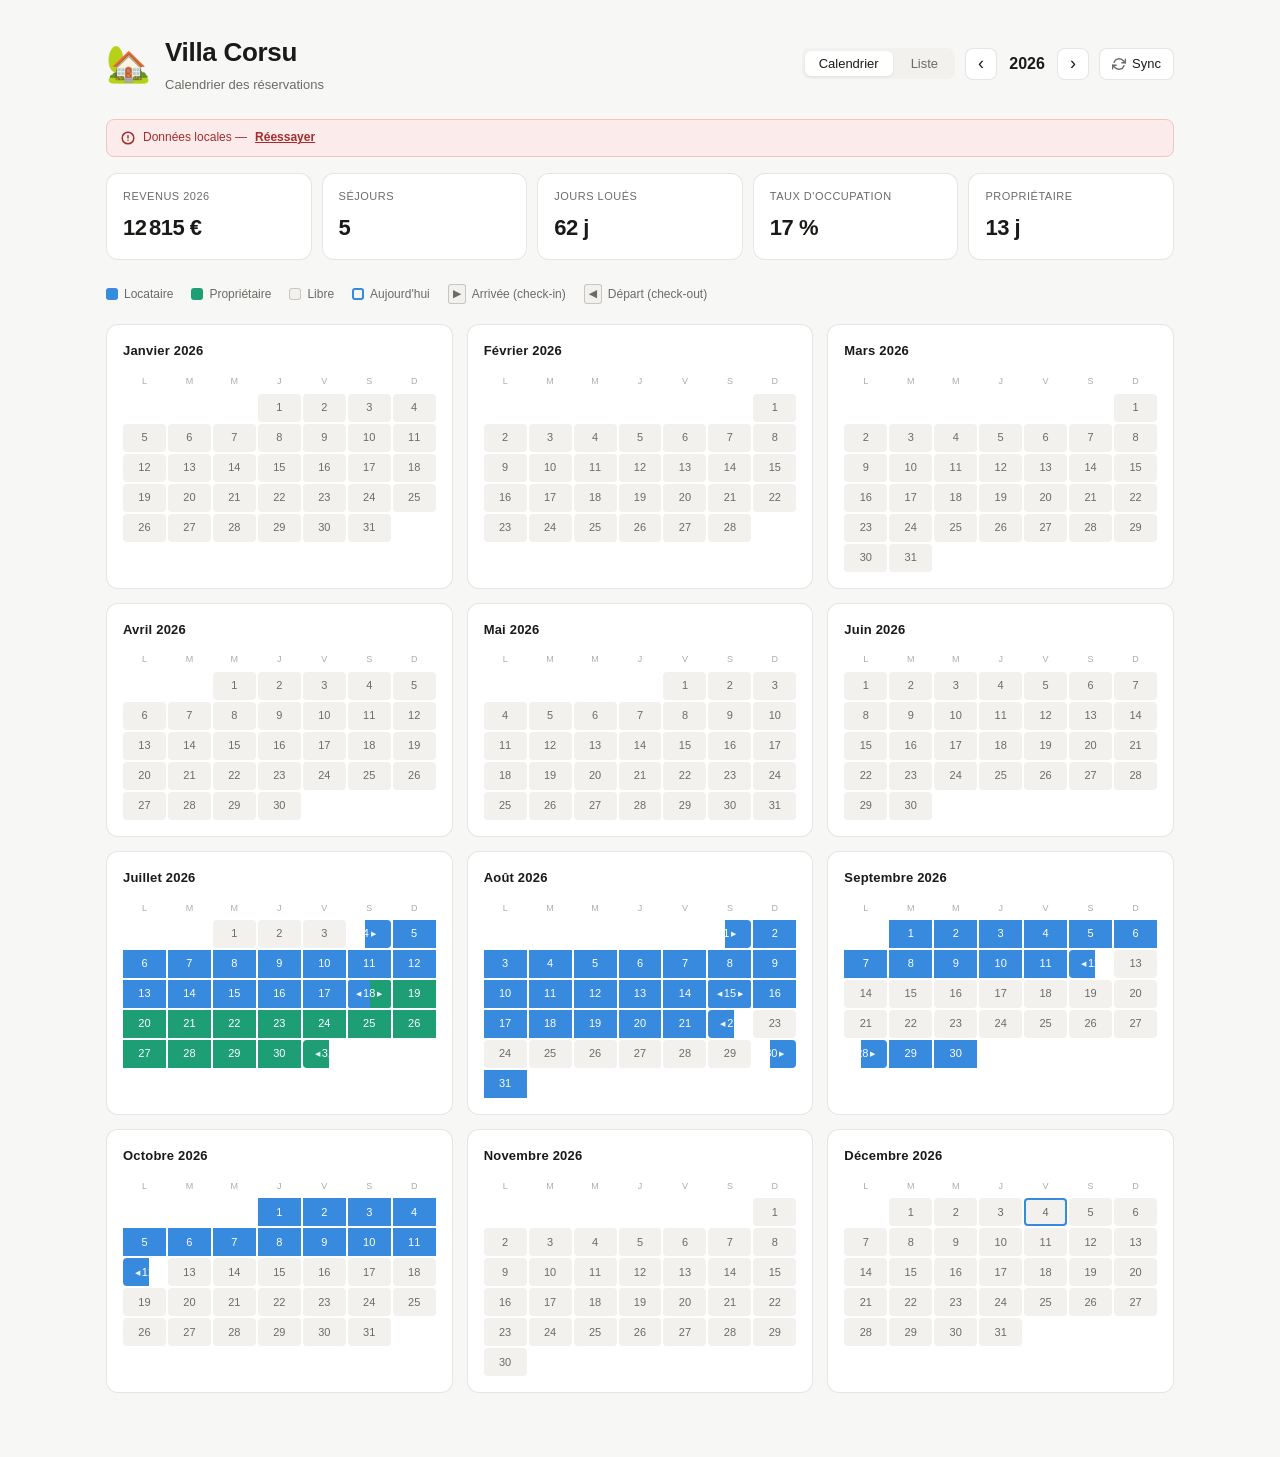
<file: index.html>
<!DOCTYPE html>
<html lang="fr">
<head>
  <meta charset="UTF-8" />
  <meta name="viewport" content="width=device-width, initial-scale=1.0" />
  <title>Villa Corsu — Calendrier des réservations</title>
  <link rel="stylesheet" href="style.css" />
</head>
<body>
  <div class="page-wrapper">
    <div class="cal-wrap">

      <div class="header">
        <div class="header-left">
          <div class="villa-logo">🏡</div>
          <div>
            <div class="title">Villa Corsu</div>
            <div class="subtitle">Calendrier des réservations</div>
          </div>
        </div>
        <div class="header-right">
          <div class="view-toggle">
            <button class="vtbtn active" id="btn-cal" onclick="setView('cal')">Calendrier</button>
            <button class="vtbtn" id="btn-list" onclick="setView('list')">Liste</button>
          </div>
          <div class="nav-row">
            <button class="nav-btn" onclick="changeYear(-1)">&#8249;</button>
            <span class="year-label" id="year-label">2025</span>
            <button class="nav-btn" onclick="changeYear(1)">&#8250;</button>
          </div>
          <button class="sync-btn" id="sync-btn" onclick="syncFromSheet()" title="Resynchroniser depuis Google Sheets">
            <svg id="sync-icon" width="14" height="14" viewBox="0 0 24 24" fill="none" stroke="currentColor" stroke-width="2.5" stroke-linecap="round" stroke-linejoin="round">
              <path d="M23 4v6h-6"/><path d="M1 20v-6h6"/>
              <path d="M3.51 9a9 9 0 0 1 14.85-3.36L23 10M1 14l4.64 4.36A9 9 0 0 0 20.49 15"/>
            </svg>
            <span id="sync-label">Sync</span>
          </button>
        </div>
      </div>

      <div class="sync-status" id="sync-status" style="display:none"></div>
      <div class="stats-row" id="stats-row"></div>

      <div class="legend">
        <div class="legend-item"><div class="legend-dot tenant"></div> Locataire</div>
        <div class="legend-item"><div class="legend-dot owner"></div> Propriétaire</div>
        <div class="legend-item"><div class="legend-dot free"></div> Libre</div>
        <div class="legend-item"><div class="legend-dot today-dot"></div> Aujourd'hui</div>
        <div class="legend-item"><span class="legend-icon">▶</span> Arrivée (check-in)</div>
        <div class="legend-item"><span class="legend-icon">◀</span> Départ (check-out)</div>
      </div>

      <div class="cal-view" id="cal-view">
        <div class="months-grid" id="months-grid"></div>
      </div>

      <div class="list-view" id="list-view">
        <div id="list-content"></div>
      </div>

    </div>
  </div>

  <div class="tooltip" id="tooltip"></div>

  <script src="data.js"></script>
  <script src="calendar.js"></script>
</body>
</html>
</file>
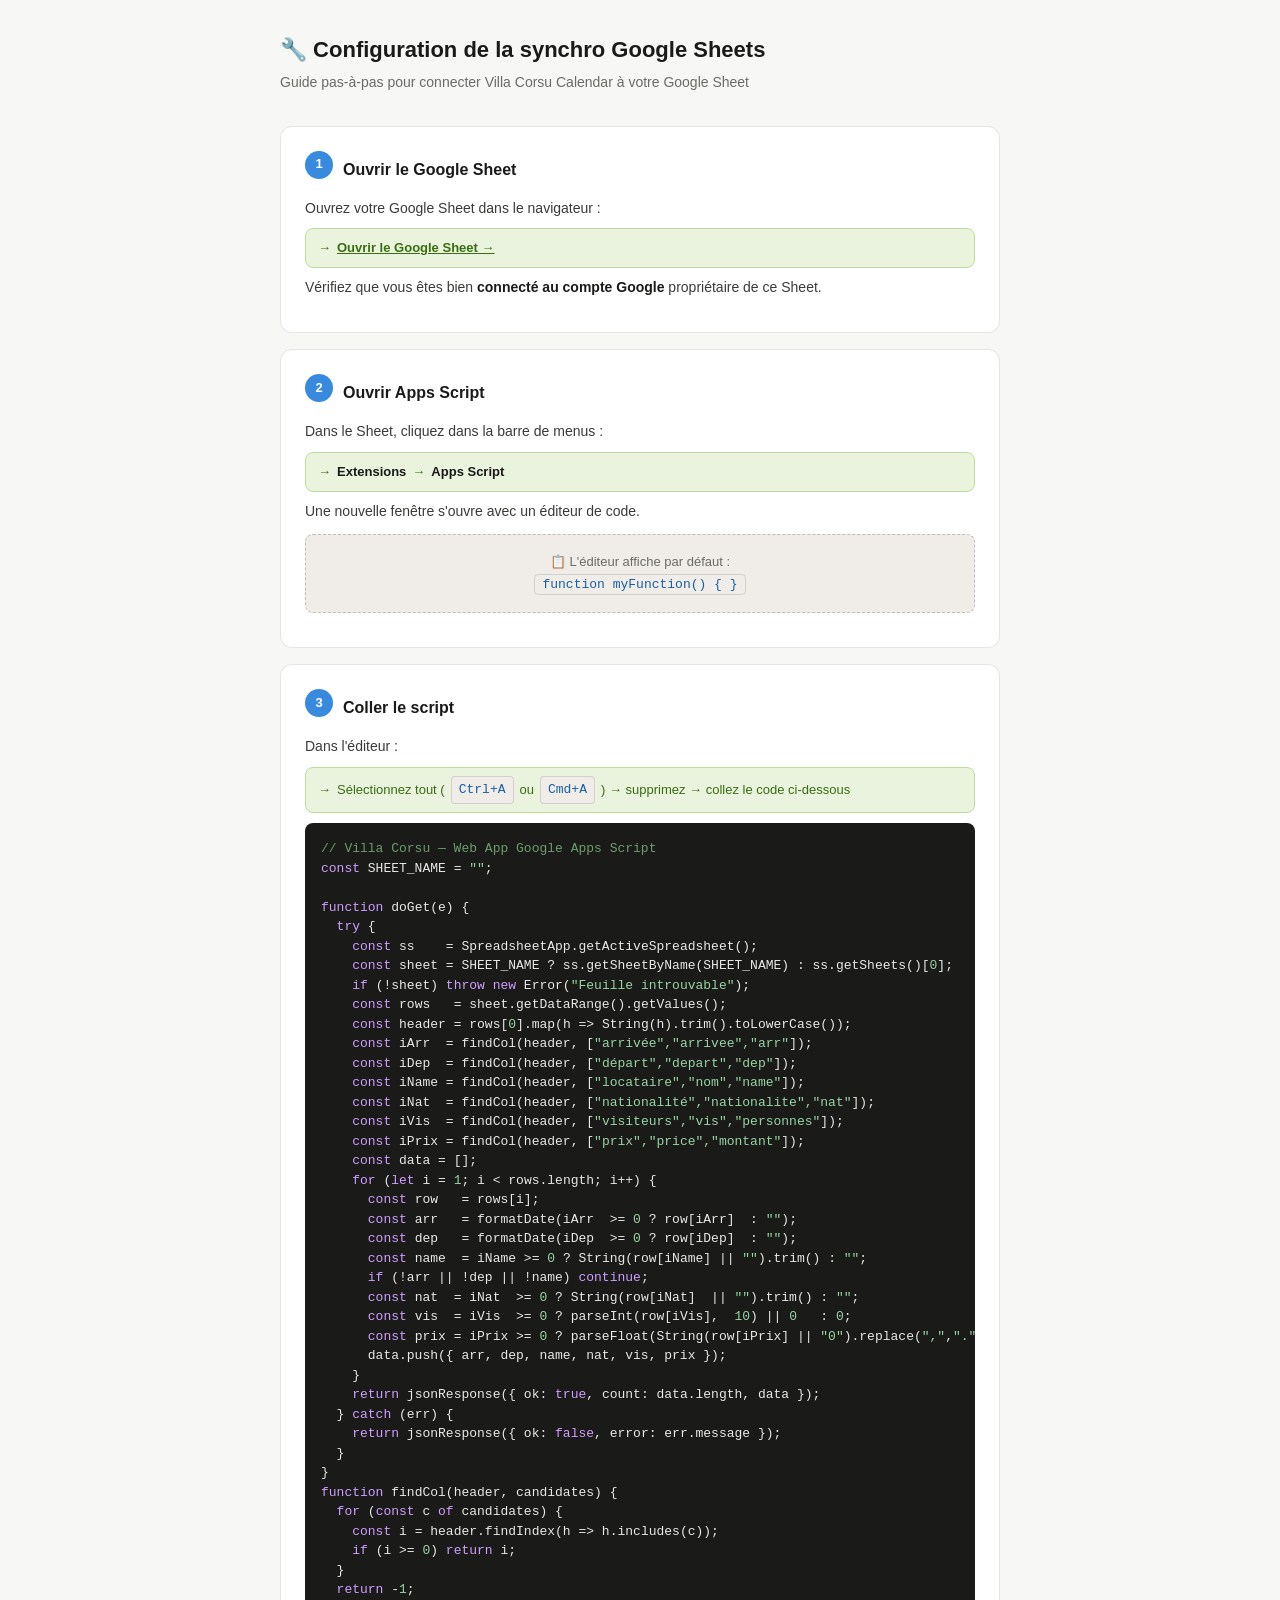
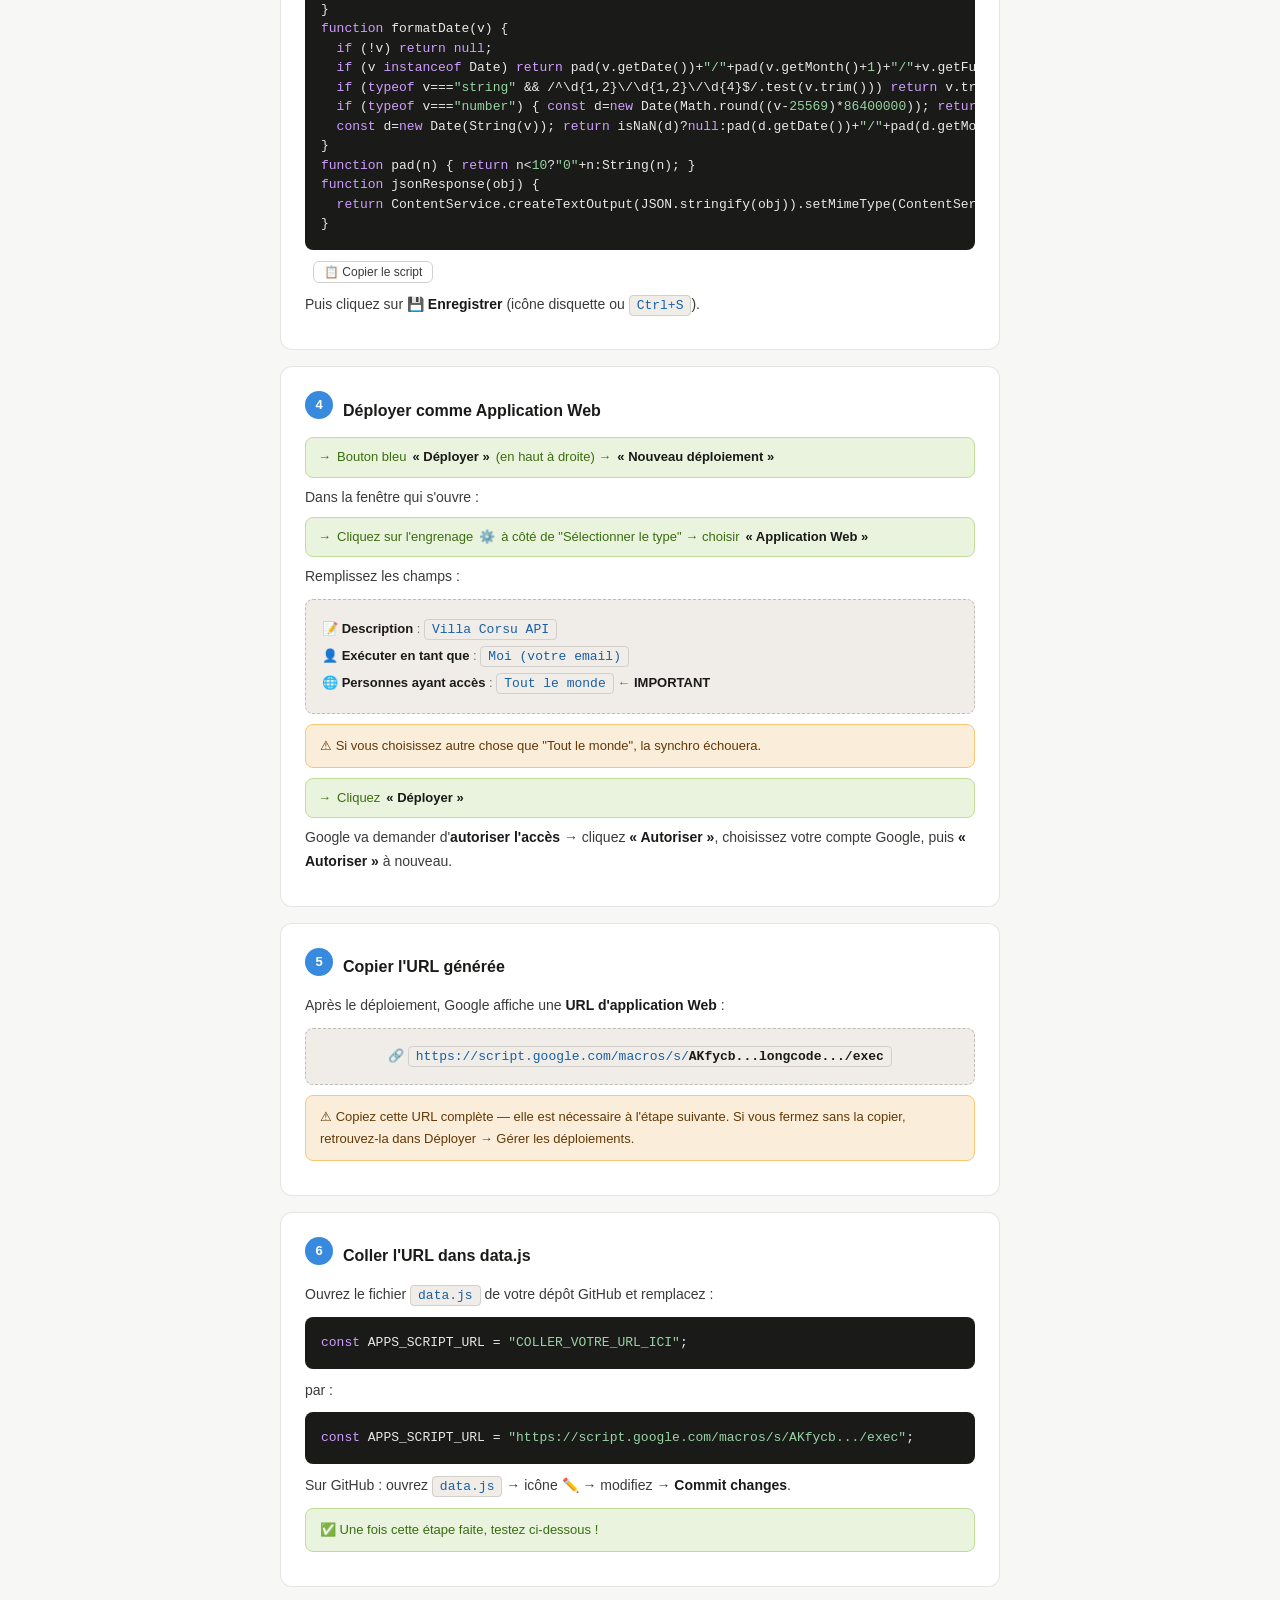
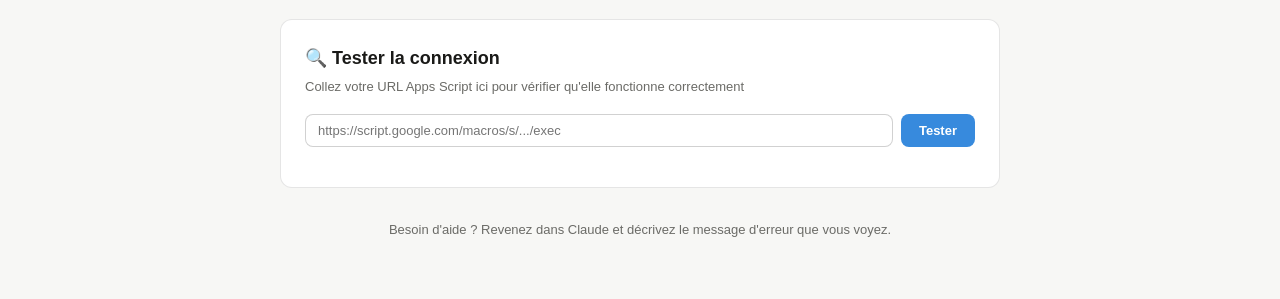
<file: setup.html>
<!DOCTYPE html>
<html lang="fr">
<head>
  <meta charset="UTF-8"/>
  <meta name="viewport" content="width=device-width, initial-scale=1.0"/>
  <title>Villa Corsu — Configuration de la synchro</title>
  <style>
    *{box-sizing:border-box;margin:0;padding:0}
    body{font-family:-apple-system,BlinkMacSystemFont,"Segoe UI",sans-serif;background:#f7f7f5;color:#1a1a18;line-height:1.6;padding:2rem 1rem 4rem}
    .wrap{max-width:720px;margin:0 auto}
    h1{font-size:22px;font-weight:600;margin-bottom:4px}
    .sub{color:#6b6b67;font-size:14px;margin-bottom:2rem}
    .step{background:#fff;border:0.5px solid rgba(0,0,0,0.10);border-radius:12px;padding:1.5rem;margin-bottom:1rem;position:relative}
    .step-num{display:inline-flex;align-items:center;justify-content:center;width:28px;height:28px;border-radius:50%;background:#378ADD;color:#fff;font-size:13px;font-weight:600;margin-bottom:10px;flex-shrink:0}
    .step-title{font-size:16px;font-weight:600;margin-bottom:8px;display:flex;align-items:center;gap:10px}
    .step-body{font-size:14px;color:#3a3a38;line-height:1.7}
    .step-body p{margin-bottom:8px}
    .step-body b{font-weight:600;color:#1a1a18}
    code{background:#f0ede8;border:0.5px solid rgba(0,0,0,0.12);border-radius:4px;padding:2px 7px;font-family:monospace;font-size:13px;color:#185FA5;word-break:break-all}
    pre{background:#1a1a18;color:#e8e8e8;border-radius:8px;padding:1rem;font-size:13px;overflow-x:auto;margin:10px 0;line-height:1.5}
    pre .c{color:#6b9e6b}
    pre .k{color:#cf9eff}
    pre .s{color:#98d4a3}
    .img-placeholder{background:#f0ede8;border:0.5px dashed rgba(0,0,0,0.20);border-radius:8px;padding:1rem;margin:10px 0;font-size:13px;color:#6b6b67;text-align:center}
    .arrow{display:flex;align-items:center;gap:6px;background:#eaf3de;border:0.5px solid #C0DD97;border-radius:8px;padding:8px 12px;font-size:13px;color:#3B6D11;margin:8px 0}
    .arrow::before{content:"→";font-weight:700}
    .warn{background:#FAEEDA;border:0.5px solid #FAC775;border-radius:8px;padding:10px 14px;font-size:13px;color:#633806;margin:10px 0}
    .warn::before{content:"⚠ "}
    .done{background:#eaf3de;border:0.5px solid #C0DD97;border-radius:8px;padding:10px 14px;font-size:13px;color:#3B6D11;margin:10px 0}

    /* Diagnostic tool */
    .diag{background:#fff;border:0.5px solid rgba(0,0,0,0.10);border-radius:12px;padding:1.5rem;margin-top:2rem}
    .diag-title{font-size:18px;font-weight:600;margin-bottom:4px}
    .diag-sub{font-size:13px;color:#6b6b67;margin-bottom:1rem}
    .input-row{display:flex;gap:8px;margin-bottom:1rem;flex-wrap:wrap}
    .url-input{flex:1;min-width:200px;border:0.5px solid rgba(0,0,0,0.18);border-radius:8px;padding:8px 12px;font-size:13px;font-family:inherit;outline:none;background:#fff;color:#1a1a18}
    .url-input:focus{border-color:#378ADD;box-shadow:0 0 0 3px rgba(55,138,221,0.15)}
    .test-btn{background:#378ADD;color:#fff;border:none;border-radius:8px;padding:8px 18px;font-size:13px;font-weight:600;cursor:pointer;white-space:nowrap;font-family:inherit}
    .test-btn:hover{background:#185FA5}
    .test-btn:disabled{opacity:0.5;cursor:not-allowed}
    .result{border-radius:8px;padding:12px 14px;font-size:13px;display:none;margin-top:8px}
    .result.ok{background:#eaf3de;border:0.5px solid #C0DD97;color:#3B6D11}
    .result.err{background:#FCEBEB;border:0.5px solid #F7C1C1;color:#A32D2D}
    .result pre{background:rgba(0,0,0,0.06);color:inherit;border-radius:6px;padding:8px;margin-top:8px;font-size:12px;white-space:pre-wrap;word-break:break-all}
    .copy-btn{background:transparent;border:0.5px solid rgba(0,0,0,0.18);border-radius:6px;padding:3px 10px;font-size:12px;cursor:pointer;font-family:inherit;margin-left:8px;color:#3a3a38}
    .copy-btn:hover{background:#f0ede8}

    @media(max-width:600px){
      h1{font-size:18px}
      .step{padding:1rem}
      pre{font-size:11px}
    }
  </style>
</head>
<body>
<div class="wrap">
  <h1>🔧 Configuration de la synchro Google Sheets</h1>
  <div class="sub">Guide pas-à-pas pour connecter Villa Corsu Calendar à votre Google Sheet</div>

  <!-- ÉTAPE 1 -->
  <div class="step">
    <div class="step-title"><span class="step-num">1</span> Ouvrir le Google Sheet</div>
    <div class="step-body">
      <p>Ouvrez votre Google Sheet dans le navigateur :</p>
      <div class="arrow"><a href="https://docs.google.com/spreadsheets/d/1Xvaq75grdyDXzmqrOL1fgOxjxaJHfoWXgvopg2Oh2vw" target="_blank" style="color:inherit;font-weight:600">Ouvrir le Google Sheet →</a></div>
      <p>Vérifiez que vous êtes bien <b>connecté au compte Google</b> propriétaire de ce Sheet.</p>
    </div>
  </div>

  <!-- ÉTAPE 2 -->
  <div class="step">
    <div class="step-title"><span class="step-num">2</span> Ouvrir Apps Script</div>
    <div class="step-body">
      <p>Dans le Sheet, cliquez dans la barre de menus :</p>
      <div class="arrow"><b>Extensions</b> → <b>Apps Script</b></div>
      <p>Une nouvelle fenêtre s'ouvre avec un éditeur de code.</p>
      <div class="img-placeholder">📋 L'éditeur affiche par défaut :<br><code>function myFunction() { }</code></div>
    </div>
  </div>

  <!-- ÉTAPE 3 -->
  <div class="step">
    <div class="step-title"><span class="step-num">3</span> Coller le script</div>
    <div class="step-body">
      <p>Dans l'éditeur :</p>
      <div class="arrow">Sélectionnez tout (<code>Ctrl+A</code> ou <code>Cmd+A</code>) → supprimez → collez le code ci-dessous</div>
      <pre id="script-code"><span class="c">// Villa Corsu — Web App Google Apps Script</span>
<span class="k">const</span> SHEET_NAME = <span class="s">""</span>;

<span class="k">function</span> doGet(e) {
  <span class="k">try</span> {
    <span class="k">const</span> ss    = SpreadsheetApp.getActiveSpreadsheet();
    <span class="k">const</span> sheet = SHEET_NAME ? ss.getSheetByName(SHEET_NAME) : ss.getSheets()[<span class="s">0</span>];
    <span class="k">if</span> (!sheet) <span class="k">throw new</span> Error(<span class="s">"Feuille introuvable"</span>);
    <span class="k">const</span> rows   = sheet.getDataRange().getValues();
    <span class="k">const</span> header = rows[<span class="s">0</span>].map(h => String(h).trim().toLowerCase());
    <span class="k">const</span> iArr  = findCol(header, [<span class="s">"arrivée","arrivee","arr"</span>]);
    <span class="k">const</span> iDep  = findCol(header, [<span class="s">"départ","depart","dep"</span>]);
    <span class="k">const</span> iName = findCol(header, [<span class="s">"locataire","nom","name"</span>]);
    <span class="k">const</span> iNat  = findCol(header, [<span class="s">"nationalité","nationalite","nat"</span>]);
    <span class="k">const</span> iVis  = findCol(header, [<span class="s">"visiteurs","vis","personnes"</span>]);
    <span class="k">const</span> iPrix = findCol(header, [<span class="s">"prix","price","montant"</span>]);
    <span class="k">const</span> data = [];
    <span class="k">for</span> (<span class="k">let</span> i = <span class="s">1</span>; i &lt; rows.length; i++) {
      <span class="k">const</span> row   = rows[i];
      <span class="k">const</span> arr   = formatDate(iArr  &gt;= <span class="s">0</span> ? row[iArr]  : <span class="s">""</span>);
      <span class="k">const</span> dep   = formatDate(iDep  &gt;= <span class="s">0</span> ? row[iDep]  : <span class="s">""</span>);
      <span class="k">const</span> name  = iName &gt;= <span class="s">0</span> ? String(row[iName] || <span class="s">""</span>).trim() : <span class="s">""</span>;
      <span class="k">if</span> (!arr || !dep || !name) <span class="k">continue</span>;
      <span class="k">const</span> nat  = iNat  &gt;= <span class="s">0</span> ? String(row[iNat]  || <span class="s">""</span>).trim() : <span class="s">""</span>;
      <span class="k">const</span> vis  = iVis  &gt;= <span class="s">0</span> ? parseInt(row[iVis],  <span class="s">10</span>) || <span class="s">0</span>   : <span class="s">0</span>;
      <span class="k">const</span> prix = iPrix &gt;= <span class="s">0</span> ? parseFloat(String(row[iPrix] || <span class="s">"0"</span>).replace(<span class="s">","</span>,<span class="s">"."</span>)) || <span class="s">0</span> : <span class="s">0</span>;
      data.push({ arr, dep, name, nat, vis, prix });
    }
    <span class="k">return</span> jsonResponse({ ok: <span class="k">true</span>, count: data.length, data });
  } <span class="k">catch</span> (err) {
    <span class="k">return</span> jsonResponse({ ok: <span class="k">false</span>, error: err.message });
  }
}
<span class="k">function</span> findCol(header, candidates) {
  <span class="k">for</span> (<span class="k">const</span> c <span class="k">of</span> candidates) {
    <span class="k">const</span> i = header.findIndex(h => h.includes(c));
    <span class="k">if</span> (i &gt;= <span class="s">0</span>) <span class="k">return</span> i;
  }
  <span class="k">return</span> -<span class="s">1</span>;
}
<span class="k">function</span> formatDate(v) {
  <span class="k">if</span> (!v) <span class="k">return null</span>;
  <span class="k">if</span> (v <span class="k">instanceof</span> Date) <span class="k">return</span> pad(v.getDate())+<span class="s">"/"</span>+pad(v.getMonth()+<span class="s">1</span>)+<span class="s">"/"</span>+v.getFullYear();
  <span class="k">if</span> (<span class="k">typeof</span> v===<span class="s">"string"</span> && /^\d{1,2}\/\d{1,2}\/\d{4}$/.test(v.trim())) <span class="k">return</span> v.trim();
  <span class="k">if</span> (<span class="k">typeof</span> v===<span class="s">"number"</span>) { <span class="k">const</span> d=<span class="k">new</span> Date(Math.round((v-<span class="s">25569</span>)*<span class="s">86400000</span>)); <span class="k">return</span> pad(d.getUTCDate())+<span class="s">"/"</span>+pad(d.getUTCMonth()+<span class="s">1</span>)+<span class="s">"/"</span>+d.getUTCFullYear(); }
  <span class="k">const</span> d=<span class="k">new</span> Date(String(v)); <span class="k">return</span> isNaN(d)?<span class="k">null</span>:pad(d.getDate())+<span class="s">"/"</span>+pad(d.getMonth()+<span class="s">1</span>)+<span class="s">"/"</span>+d.getFullYear();
}
<span class="k">function</span> pad(n) { <span class="k">return</span> n&lt;<span class="s">10</span>?<span class="s">"0"</span>+n:String(n); }
<span class="k">function</span> jsonResponse(obj) {
  <span class="k">return</span> ContentService.createTextOutput(JSON.stringify(obj)).setMimeType(ContentService.MimeType.JSON);
}</pre>
      <button class="copy-btn" onclick="copyScript()">📋 Copier le script</button>
      <p style="margin-top:10px">Puis cliquez sur 💾 <b>Enregistrer</b> (icône disquette ou <code>Ctrl+S</code>).</p>
    </div>
  </div>

  <!-- ÉTAPE 4 -->
  <div class="step">
    <div class="step-title"><span class="step-num">4</span> Déployer comme Application Web</div>
    <div class="step-body">
      <div class="arrow">Bouton bleu <b>« Déployer »</b> (en haut à droite) → <b>« Nouveau déploiement »</b></div>
      <p>Dans la fenêtre qui s'ouvre :</p>
      <div class="arrow">Cliquez sur l'engrenage <b>⚙️</b> à côté de "Sélectionner le type" → choisir <b>« Application Web »</b></div>
      <p>Remplissez les champs :</p>
      <div class="img-placeholder" style="text-align:left;line-height:2">
        📝 <b>Description</b> : <code>Villa Corsu API</code><br>
        👤 <b>Exécuter en tant que</b> : <code>Moi (votre email)</code><br>
        🌐 <b>Personnes ayant accès</b> : <code>Tout le monde</code> ← <b>IMPORTANT</b>
      </div>
      <div class="warn">Si vous choisissez autre chose que "Tout le monde", la synchro échouera.</div>
      <div class="arrow">Cliquez <b>« Déployer »</b></div>
      <p>Google va demander d'<b>autoriser l'accès</b> → cliquez <b>« Autoriser »</b>, choisissez votre compte Google, puis <b>« Autoriser »</b> à nouveau.</p>
    </div>
  </div>

  <!-- ÉTAPE 5 -->
  <div class="step">
    <div class="step-title"><span class="step-num">5</span> Copier l'URL générée</div>
    <div class="step-body">
      <p>Après le déploiement, Google affiche une <b>URL d'application Web</b> :</p>
      <div class="img-placeholder">
        🔗 <code>https://script.google.com/macros/s/<b>AKfycb...longcode.../exec</b></code>
      </div>
      <div class="warn">Copiez cette URL complète — elle est nécessaire à l'étape suivante. Si vous fermez sans la copier, retrouvez-la dans Déployer → Gérer les déploiements.</div>
    </div>
  </div>

  <!-- ÉTAPE 6 -->
  <div class="step">
    <div class="step-title"><span class="step-num">6</span> Coller l'URL dans data.js</div>
    <div class="step-body">
      <p>Ouvrez le fichier <code>data.js</code> de votre dépôt GitHub et remplacez :</p>
      <pre><span class="k">const</span> APPS_SCRIPT_URL = <span class="s">"COLLER_VOTRE_URL_ICI"</span>;</pre>
      <p>par :</p>
      <pre><span class="k">const</span> APPS_SCRIPT_URL = <span class="s">"https://script.google.com/macros/s/AKfycb.../exec"</span>;</pre>
      <p>Sur GitHub : ouvrez <code>data.js</code> → icône ✏️ → modifiez → <b>Commit changes</b>.</p>
      <div class="done">✅ Une fois cette étape faite, testez ci-dessous !</div>
    </div>
  </div>

  <!-- OUTIL DE DIAGNOSTIC -->
  <div class="diag">
    <div class="diag-title">🔍 Tester la connexion</div>
    <div class="diag-sub">Collez votre URL Apps Script ici pour vérifier qu'elle fonctionne correctement</div>
    <div class="input-row">
      <input class="url-input" id="test-url" type="url"
        placeholder="https://script.google.com/macros/s/.../exec"/>
      <button class="test-btn" id="test-btn" onclick="testConnection()">Tester</button>
    </div>
    <div class="result" id="result"></div>
  </div>

  <div style="margin-top:2rem;font-size:13px;color:#6b6b67;text-align:center">
    Besoin d'aide ? Revenez dans Claude et décrivez le message d'erreur que vous voyez.
  </div>
</div>

<script>
function copyScript() {
  const raw = `// Villa Corsu — Web App Google Apps Script
const SHEET_NAME = "";

function doGet(e) {
  try {
    const ss    = SpreadsheetApp.getActiveSpreadsheet();
    const sheet = SHEET_NAME ? ss.getSheetByName(SHEET_NAME) : ss.getSheets()[0];
    if (!sheet) throw new Error("Feuille introuvable");
    const rows   = sheet.getDataRange().getValues();
    const header = rows[0].map(h => String(h).trim().toLowerCase());
    const iArr  = findCol(header, ["arrivée","arrivee","arr"]);
    const iDep  = findCol(header, ["départ","depart","dep"]);
    const iName = findCol(header, ["locataire","nom","name"]);
    const iNat  = findCol(header, ["nationalité","nationalite","nat"]);
    const iVis  = findCol(header, ["visiteurs","vis","personnes"]);
    const iPrix = findCol(header, ["prix","price","montant"]);
    const data = [];
    for (let i = 1; i < rows.length; i++) {
      const row   = rows[i];
      const arr   = formatDate(iArr  >= 0 ? row[iArr]  : "");
      const dep   = formatDate(iDep  >= 0 ? row[iDep]  : "");
      const name  = iName >= 0 ? String(row[iName] || "").trim() : "";
      if (!arr || !dep || !name) continue;
      const nat  = iNat  >= 0 ? String(row[iNat]  || "").trim() : "";
      const vis  = iVis  >= 0 ? parseInt(row[iVis],  10) || 0   : 0;
      const prix = iPrix >= 0 ? parseFloat(String(row[iPrix] || "0").replace(",",".")) || 0 : 0;
      data.push({ arr, dep, name, nat, vis, prix });
    }
    return jsonResponse({ ok: true, count: data.length, data });
  } catch (err) {
    return jsonResponse({ ok: false, error: err.message });
  }
}
function findCol(header, candidates) {
  for (const c of candidates) {
    const i = header.findIndex(h => h.includes(c));
    if (i >= 0) return i;
  }
  return -1;
}
function formatDate(v) {
  if (!v) return null;
  if (v instanceof Date) return pad(v.getDate())+"/"+pad(v.getMonth()+1)+"/"+v.getFullYear();
  if (typeof v==="string" && /^\\d{1,2}\\/\\d{1,2}\\/\\d{4}$/.test(v.trim())) return v.trim();
  if (typeof v==="number") { const d=new Date(Math.round((v-25569)*86400000)); return pad(d.getUTCDate())+"/"+pad(d.getUTCMonth()+1)+"/"+d.getUTCFullYear(); }
  const d=new Date(String(v)); return isNaN(d)?null:pad(d.getDate())+"/"+pad(d.getMonth()+1)+"/"+d.getFullYear();
}
function pad(n) { return n<10?"0"+n:String(n); }
function jsonResponse(obj) {
  return ContentService.createTextOutput(JSON.stringify(obj)).setMimeType(ContentService.MimeType.JSON);
}`;
  navigator.clipboard.writeText(raw).then(() => {
    const btn = document.querySelector('.copy-btn');
    btn.textContent = '✅ Copié !';
    setTimeout(() => btn.textContent = '📋 Copier le script', 2000);
  });
}

async function testConnection() {
  const url   = document.getElementById('test-url').value.trim();
  const res   = document.getElementById('result');
  const btn   = document.getElementById('test-btn');
  res.style.display = 'none';
  if (!url) { showErr(res, "Veuillez saisir une URL."); return; }
  if (!url.startsWith('https://script.google.com')) {
    showErr(res, "L'URL doit commencer par https://script.google.com/macros/s/…/exec");
    return;
  }
  btn.disabled = true;
  btn.textContent = 'Test en cours…';
  try {
    const response = await fetch(url + '?t=' + Date.now());
    const text = await response.text();
    let json;
    try { json = JSON.parse(text); } catch(e) {
      showErr(res, "La réponse n'est pas du JSON valide.\n\nRéponse reçue :\n" + text.slice(0,400));
      return;
    }
    if (json.ok && Array.isArray(json.data) && json.data.length > 0) {
      res.className = 'result ok';
      res.innerHTML = `✅ <b>Connexion réussie !</b> ${json.count} réservations chargées.<br>
        <pre>${JSON.stringify(json.data[0], null, 2)}</pre>
        <p style="margin-top:8px">Copiez l'URL dans <code>data.js</code> et uploadez sur GitHub.</p>`;
      res.style.display = 'block';
    } else if (json.ok && json.count === 0) {
      showErr(res, "Connecté mais aucune réservation trouvée.\nVérifiez que le Sheet contient bien des données et que les en-têtes de colonnes sont corrects (Arrivée, Départ, locataire…)");
    } else {
      showErr(res, "Le script a répondu avec une erreur :\n" + (json.error || JSON.stringify(json)));
    }
  } catch(err) {
    showErr(res, "Impossible de joindre l'URL.\n\nCause : " + err.message + "\n\nVérifiez :\n• Que le déploiement est bien de type « Application Web »\n• Que l'accès est « Tout le monde »\n• Que vous avez bien autorisé le script");
  } finally {
    btn.disabled = false;
    btn.textContent = 'Tester';
  }
}

function showErr(el, msg) {
  el.className = 'result err';
  el.innerHTML = '❌ <b>Échec</b><pre>' + msg + '</pre>';
  el.style.display = 'block';
}
</script>
</body>
</html>
</file>
<file: style.css>
/* ===== Reset & Base ===== */
*, *::before, *::after { box-sizing: border-box; margin: 0; padding: 0; }

:root {
  --blue: #378ADD;
  --blue-light: #e6f1fb;
  --blue-dark: #185FA5;
  --green: #1D9E75;
  --green-light: #E1F5EE;
  --gray-bg: #f7f7f5;
  --gray-border: rgba(0,0,0,0.10);
  --gray-border-strong: rgba(0,0,0,0.18);
  --text-primary: #1a1a18;
  --text-secondary: #6b6b67;
  --text-hint: #aaa;
  --card-bg: #ffffff;
  --surface: #f2f1ee;
  --radius-md: 8px;
  --radius-lg: 12px;
  --radius-xl: 16px;
}

@media (prefers-color-scheme: dark) {
  :root {
    --gray-bg: #1a1a18;
    --gray-border: rgba(255,255,255,0.10);
    --gray-border-strong: rgba(255,255,255,0.18);
    --text-primary: #f0ede8;
    --text-secondary: #9a9893;
    --text-hint: #666;
    --card-bg: #242422;
    --surface: #2c2c2a;
    --blue-light: #0c447c;
  }
}

body {
  font-family: -apple-system, BlinkMacSystemFont, "Segoe UI", Roboto, sans-serif;
  background: var(--gray-bg);
  color: var(--text-primary);
  min-height: 100vh;
  line-height: 1.6;
}

/* ===== Layout ===== */
.page-wrapper {
  max-width: 1100px;
  margin: 0 auto;
  padding: 2rem 1rem 4rem;
}

/* ===== Header ===== */
.header {
  display: flex;
  align-items: center;
  justify-content: space-between;
  margin-bottom: 1.5rem;
  flex-wrap: wrap;
  gap: 12px;
}

.header-left {
  display: flex;
  align-items: center;
  gap: 14px;
}

.villa-logo {
  font-size: 36px;
  line-height: 1;
}

.title {
  font-size: 26px;
  font-weight: 600;
  color: var(--text-primary);
  letter-spacing: -0.3px;
}

.subtitle {
  font-size: 13px;
  color: var(--text-secondary);
  margin-top: 1px;
}

.header-right {
  display: flex;
  align-items: center;
  gap: 10px;
  flex-wrap: wrap;
}

/* ===== View toggle ===== */
.view-toggle {
  display: flex;
  gap: 4px;
  background: var(--surface);
  padding: 3px;
  border-radius: var(--radius-md);
}

.vtbtn {
  background: transparent;
  border: none;
  border-radius: 6px;
  padding: 5px 14px;
  cursor: pointer;
  font-size: 13px;
  color: var(--text-secondary);
  transition: all 0.15s;
  font-family: inherit;
}

.vtbtn.active {
  background: var(--card-bg);
  color: var(--text-primary);
  font-weight: 500;
  box-shadow: 0 1px 3px rgba(0,0,0,0.08);
}

/* ===== Year nav ===== */
.nav-row {
  display: flex;
  align-items: center;
  gap: 4px;
}

.nav-btn {
  background: var(--card-bg);
  border: 0.5px solid var(--gray-border);
  border-radius: var(--radius-md);
  width: 32px;
  height: 32px;
  cursor: pointer;
  font-size: 18px;
  color: var(--text-primary);
  display: flex;
  align-items: center;
  justify-content: center;
  transition: background 0.15s;
  font-family: inherit;
}

.nav-btn:hover { background: var(--surface); }

.year-label {
  font-size: 16px;
  font-weight: 600;
  min-width: 52px;
  text-align: center;
  color: var(--text-primary);
}

/* ===== Stats ===== */
.stats-row {
  display: grid;
  grid-template-columns: repeat(auto-fit, minmax(130px, 1fr));
  gap: 10px;
  margin-bottom: 1.5rem;
}

.stat-card {
  background: var(--card-bg);
  border: 0.5px solid var(--gray-border);
  border-radius: var(--radius-lg);
  padding: 14px 16px;
  transition: box-shadow 0.15s;
}

.stat-card:hover {
  box-shadow: 0 2px 10px rgba(0,0,0,0.06);
}

.stat-label {
  font-size: 11px;
  color: var(--text-secondary);
  text-transform: uppercase;
  letter-spacing: 0.5px;
  margin-bottom: 5px;
}

.stat-value {
  font-size: 22px;
  font-weight: 600;
  color: var(--text-primary);
  letter-spacing: -0.5px;
}

/* ===== Legend ===== */
.legend {
  display: flex;
  gap: 18px;
  flex-wrap: wrap;
  margin-bottom: 1.25rem;
}

.legend-item {
  display: flex;
  align-items: center;
  gap: 6px;
  font-size: 12px;
  color: var(--text-secondary);
}

.legend-dot {
  width: 12px;
  height: 12px;
  border-radius: 3px;
  flex-shrink: 0;
}

.legend-dot.tenant  { background: var(--blue); }
.legend-dot.owner   { background: var(--green); }
.legend-dot.free    { background: var(--surface); border: 0.5px solid var(--gray-border-strong); }
.legend-dot.today-dot { background: transparent; border: 2px solid var(--blue); border-radius: 3px; }

/* ===== Calendar grid ===== */
.months-grid {
  display: grid;
  grid-template-columns: repeat(auto-fill, minmax(260px, 1fr));
  gap: 14px;
}

.month-card {
  background: var(--card-bg);
  border: 0.5px solid var(--gray-border);
  border-radius: var(--radius-lg);
  padding: 16px;
  transition: box-shadow 0.15s;
}

.month-card:hover {
  box-shadow: 0 2px 12px rgba(0,0,0,0.07);
}

.month-title {
  font-size: 13px;
  font-weight: 600;
  color: var(--text-primary);
  margin-bottom: 10px;
  text-transform: capitalize;
  letter-spacing: 0.2px;
}

.days-header {
  display: grid;
  grid-template-columns: repeat(7, 1fr);
  gap: 2px;
  margin-bottom: 3px;
}

.day-name {
  font-size: 9px;
  color: var(--text-hint);
  text-align: center;
  padding: 2px 0;
  font-weight: 500;
  text-transform: uppercase;
}

.days-grid {
  display: grid;
  grid-template-columns: repeat(7, 1fr);
  gap: 2px;
}

.day-cell {
  height: 28px;
  border-radius: 4px;
  display: flex;
  align-items: center;
  justify-content: center;
  font-size: 11px;
  cursor: default;
  position: relative;
  transition: opacity 0.12s;
  user-select: none;
}

.day-cell.has-booking { cursor: pointer; }
.day-cell.has-booking:hover { opacity: 0.75; }

.day-num {
  font-size: 11px;
  color: var(--text-secondary);
  line-height: 1;
}

.day-cell.day-free   { background: var(--surface); }
.day-cell.day-tenant { background: var(--blue); }
.day-cell.day-owner  { background: var(--green); }
.day-cell.day-tenant .day-num,
.day-cell.day-owner  .day-num { color: #fff; font-weight: 600; }

.day-cell.day-today {
  outline: 2px solid var(--blue);
  outline-offset: -2px;
  border-radius: 4px;
}

/* ===== Tooltip ===== */
.tooltip {
  position: fixed;
  background: var(--card-bg);
  border: 0.5px solid var(--gray-border-strong);
  border-radius: var(--radius-lg);
  padding: 14px 16px;
  font-size: 12px;
  pointer-events: none;
  z-index: 9999;
  max-width: 230px;
  display: none;
  box-shadow: 0 4px 20px rgba(0,0,0,0.1);
}

.tooltip-name {
  font-weight: 600;
  font-size: 14px;
  color: var(--text-primary);
  margin-bottom: 8px;
  text-transform: capitalize;
}

.tooltip-row {
  display: flex;
  justify-content: space-between;
  gap: 16px;
  color: var(--text-secondary);
  margin-bottom: 3px;
  font-size: 12px;
}

.tooltip-val {
  color: var(--text-primary);
  font-weight: 500;
}

.tooltip-badge {
  display: inline-block;
  font-size: 10px;
  padding: 2px 8px;
  border-radius: 20px;
  margin-top: 6px;
}

.tooltip-badge.tenant { background: var(--blue-light); color: var(--blue-dark); }
.tooltip-badge.owner  { background: var(--green-light); color: var(--green); }

/* ===== List view ===== */
.list-view { display: none; }
.list-view.show { display: block; }
.cal-view.hide { display: none; }

.list-section-title {
  font-size: 13px;
  font-weight: 600;
  color: var(--text-secondary);
  text-transform: uppercase;
  letter-spacing: 0.6px;
  margin: 1.5rem 0 0.75rem;
  padding-left: 2px;
}

.booking-row {
  display: flex;
  align-items: center;
  gap: 14px;
  padding: 12px 16px;
  border: 0.5px solid var(--gray-border);
  border-radius: var(--radius-md);
  margin-bottom: 8px;
  background: var(--card-bg);
  transition: box-shadow 0.15s;
}

.booking-row:hover {
  box-shadow: 0 2px 10px rgba(0,0,0,0.06);
}

.booking-color-bar {
  width: 4px;
  height: 40px;
  border-radius: 4px;
  flex-shrink: 0;
}

.booking-info { flex: 1; min-width: 0; }

.booking-name {
  font-size: 14px;
  font-weight: 600;
  color: var(--text-primary);
  text-transform: capitalize;
}

.booking-dates {
  font-size: 12px;
  color: var(--text-secondary);
  margin-top: 2px;
}

.booking-meta { text-align: right; flex-shrink: 0; }

.booking-price {
  font-size: 14px;
  font-weight: 600;
  color: var(--text-primary);
}

.booking-nat {
  display: inline-block;
  font-size: 10px;
  background: var(--surface);
  color: var(--text-secondary);
  padding: 2px 8px;
  border-radius: 20px;
  margin-left: 6px;
  vertical-align: middle;
  font-weight: 400;
}

.empty-msg {
  text-align: center;
  color: var(--text-secondary);
  padding: 3rem 0;
  font-size: 14px;
}

/* ===== Responsive ===== */
@media (max-width: 600px) {
  .page-wrapper { padding: 1rem 0.75rem 3rem; }
  .title { font-size: 20px; }
  .months-grid { grid-template-columns: 1fr; }
  .stats-row { grid-template-columns: repeat(2, 1fr); }
  .booking-row { gap: 10px; padding: 10px 12px; }
  .villa-logo { font-size: 28px; }
  .header { gap: 10px; }
}

/* ===== Sync button ===== */
.sync-btn {
  display: flex;
  align-items: center;
  gap: 6px;
  background: var(--card-bg);
  border: 0.5px solid var(--gray-border);
  border-radius: var(--radius-md);
  padding: 5px 12px;
  cursor: pointer;
  font-size: 13px;
  font-weight: 500;
  color: var(--text-primary);
  height: 32px;
  transition: background 0.15s, opacity 0.15s;
  font-family: inherit;
  white-space: nowrap;
}

.sync-btn:hover:not(:disabled) { background: var(--surface); }
.sync-btn:disabled { cursor: not-allowed; }

.sync-btn svg {
  flex-shrink: 0;
  color: var(--text-secondary);
}

@keyframes spin {
  from { transform: rotate(0deg); }
  to   { transform: rotate(360deg); }
}

/* ===== Sync status bar ===== */
.sync-status {
  display: flex;
  align-items: center;
  gap: 8px;
  font-size: 12px;
  padding: 8px 14px;
  border-radius: var(--radius-md);
  margin-bottom: 1rem;
  border: 0.5px solid transparent;
}

.sync-success {
  background: #eaf3de;
  color: #3B6D11;
  border-color: #C0DD97;
}

.sync-error {
  background: #FCEBEB;
  color: #A32D2D;
  border-color: #F7C1C1;
}

.sync-loading {
  background: var(--blue-light);
  color: var(--blue-dark);
  border-color: #B5D4F4;
}

@media (prefers-color-scheme: dark) {
  .sync-success { background: #173404; color: #C0DD97; border-color: #3B6D11; }
  .sync-error   { background: #501313; color: #F7C1C1; border-color: #A32D2D; }
  .sync-loading { background: #042C53; color: #B5D4F4; border-color: #185FA5; }
}

/* ===== Check-in / Check-out badges ===== */

/* Toutes les cellules réservées utilisent flex pour aligner les badges */
.day-checkin,
.day-checkout,
.day-both,
.day-middle {
  display: flex;
  align-items: center;
  justify-content: center;
  gap: 1px;
  overflow: hidden;
  border-radius: 4px;
}

/* Badge ▶ arrivée */
.ci-badge {
  font-size: 7px;
  color: rgba(255,255,255,0.92);
  line-height: 1;
  flex-shrink: 0;
  margin-left: 1px;
}

/* Badge ◀ départ */
.co-badge {
  font-size: 7px;
  color: rgba(255,255,255,0.92);
  line-height: 1;
  flex-shrink: 0;
  margin-right: 1px;
}

/* Jour check-in : fond transparent → couleur */
.day-checkin {
  border-radius: 0 4px 4px 0;
}

/* Jour checkout : couleur → transparent */
.day-checkout {
  border-radius: 4px 0 0 4px;
}

/* Jour back-to-back (départ + arrivée) : pas d'arrondi */
.day-both {
  border-radius: 2px;
}

/* Jour intermédiaire : pas d'arrondi sur les côtés */
.day-middle {
  border-radius: 0;
}

/* Légère mise en valeur au survol des jours spéciaux */
.day-checkin:hover,
.day-checkout:hover,
.day-both:hover {
  filter: brightness(1.1);
}

/* Mise à jour de la légende pour inclure checkin/checkout */

.legend-icon {
  font-size: 10px;
  color: var(--text-secondary);
  background: var(--surface);
  border: 0.5px solid var(--gray-border-strong);
  border-radius: 3px;
  padding: 1px 4px;
  font-weight: 600;
}
</file>
